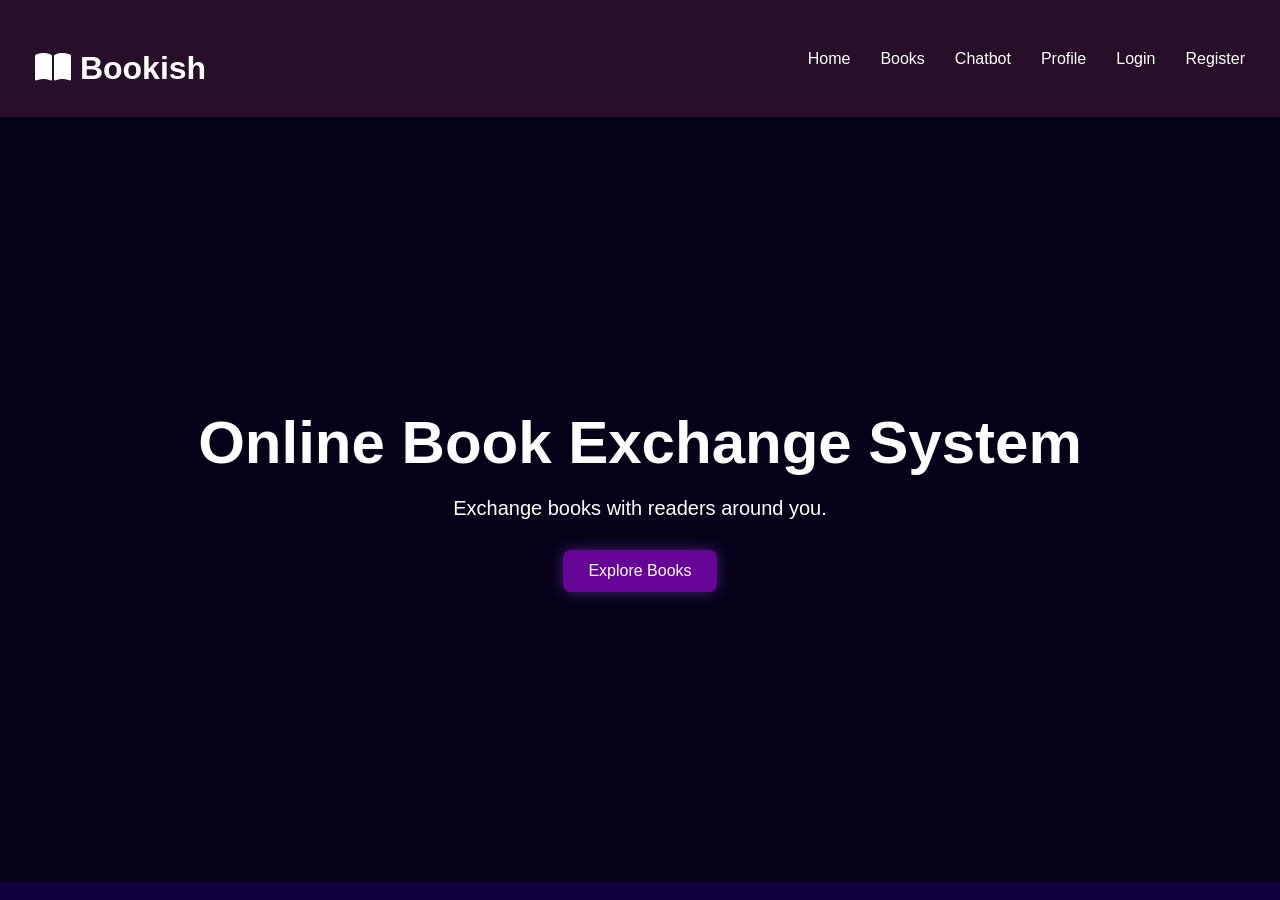
<file: index.html>
<!DOCTYPE html>
<html>
<head>
    <title>Bookish</title>
    <link rel="stylesheet" href="style.css">
</head>

<body>

    <nav>
        <h1>
            <i class="fa-solid fa-book-open"></i>
            Bookish
        </h1>
        <ul>
            <li><a href="index.html">Home</a></li>
            <li><a href="books.html">Books</a></li>
            <li><a href="chatbot.html">Chatbot</a></li>
            <li><a href="profile.html">Profile</a></li>
            <li><a href="login.html">Login</a></li>
            <li><a href="register.html">Register</a></li>
            <link rel="stylesheet" href="https://cdnjs.cloudflare.com/ajax/libs/font-awesome/6.5.1/css/all.min.css">

        </ul>
    </nav>
    <section class="hero">

        <h2>Online Book Exchange System</h2>
        <p>
            Exchange books with readers around you.
        </p>
        <a href="books.html">
            <button>Explore Books</button>
        </a>

    </section>
</body>
</html>
</file>
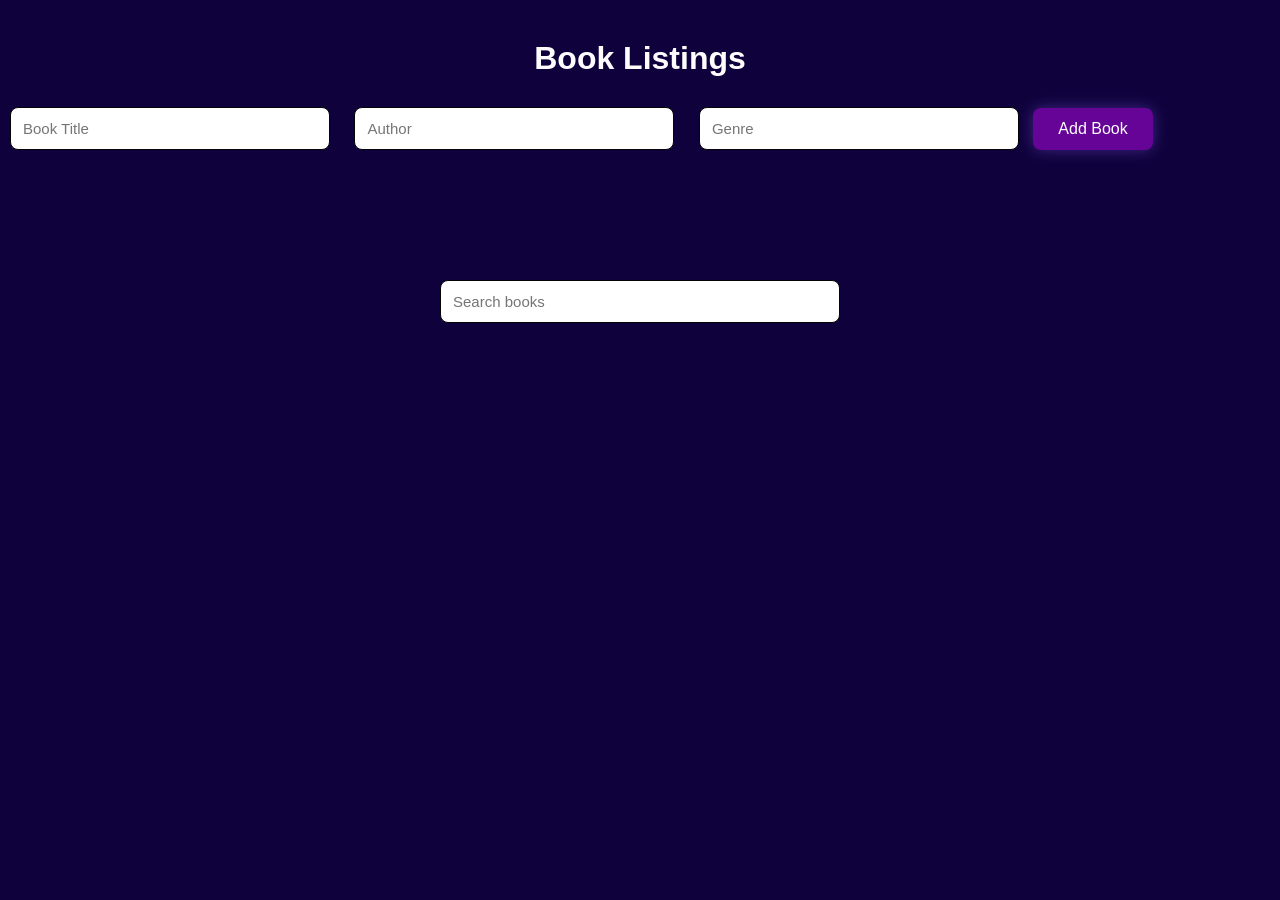
<file: books.html>
<!DOCTYPE html>
<html>
<head>
    <title>Books</title>
    <link rel="stylesheet" href="style.css">
</head>

<body>

<h1>Book Listings</h1>

<input type="text" id="bookTitle" placeholder="Book Title">

<input type="text" id="author" placeholder="Author">

<input type="text" id="genre" placeholder="Genre">

<button onclick="addBook()">
    Add Book
</button>

<div id="bookList"></div>

<script src="script.js"></script>

</body>
</html>
<input type="text"
id="searchBox"
placeholder="Search books"
onkeyup="searchBook()">
</file>
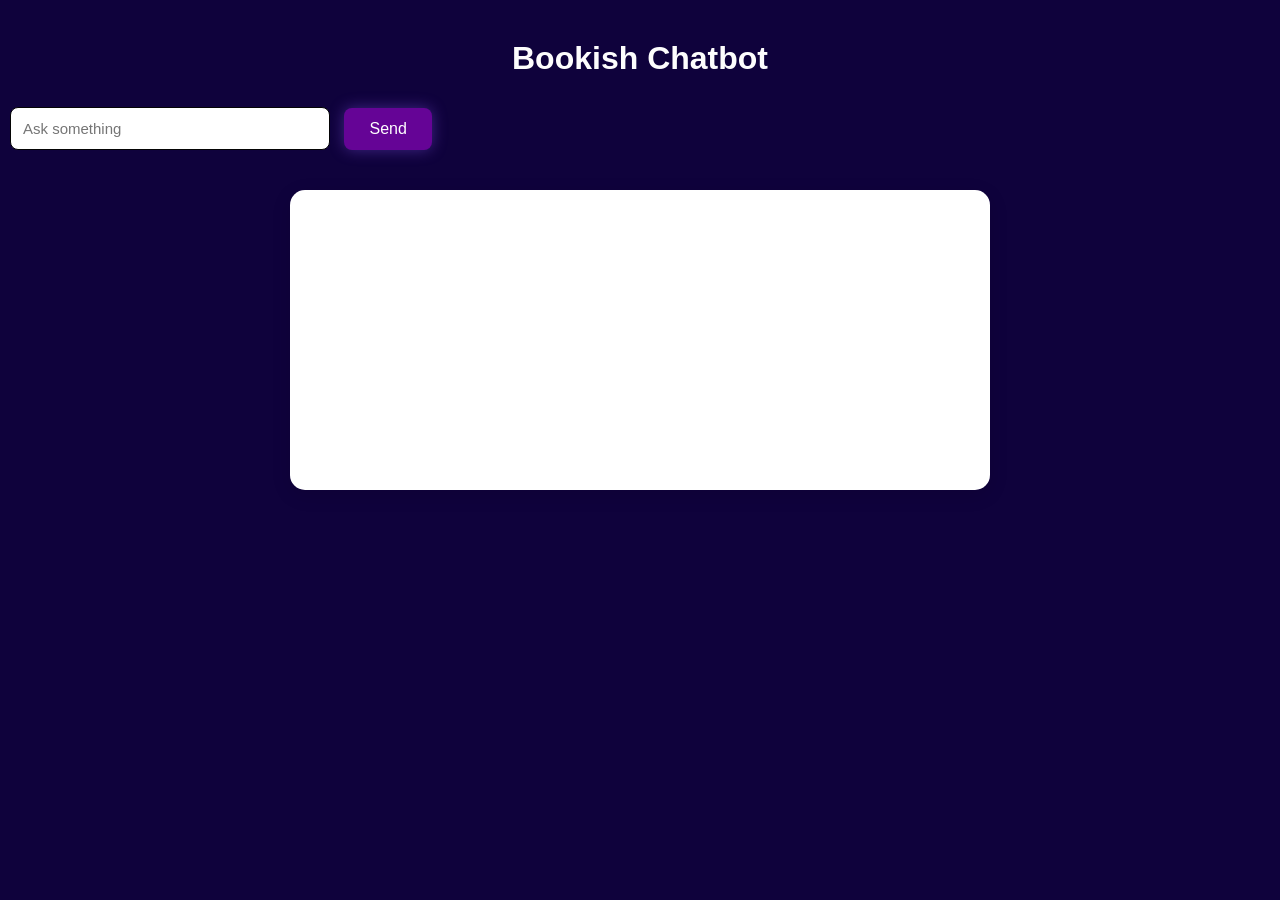
<file: chatbot.html>
<!DOCTYPE html>
<html>
<head>
    <title>Chatbot</title>
    <link rel="stylesheet" href="style.css">
</head>

<body>

<h1>Bookish Chatbot</h1>

<input type="text" id="userInput"
placeholder="Ask something">

<button onclick="talk()">
    Send
</button>

<div id="chatArea"></div>

<script src="script.js"></script>

</body>
</html>
</file>
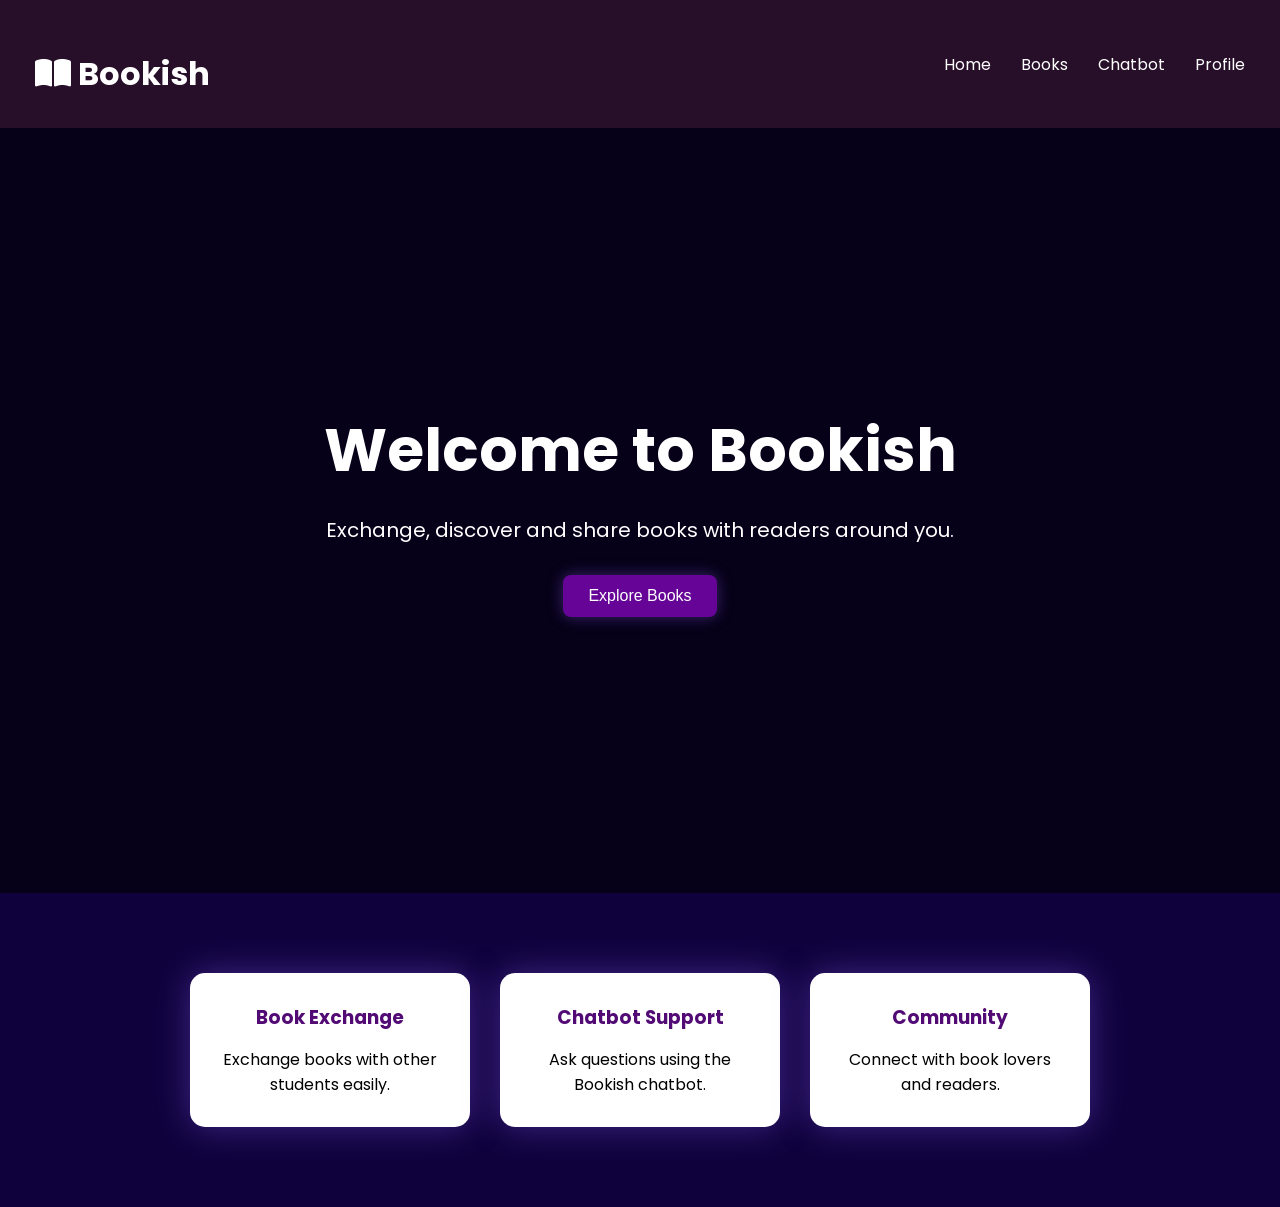
<file: home.html>
<!DOCTYPE html>
<html>

<head>

    <title>Home - Bookish</title>

    <link rel="stylesheet" href="style.css">

    <!-- GOOGLE FONT -->

    <link rel="preconnect"
    href="https://fonts.googleapis.com">

    <link rel="preconnect"
    href="https://fonts.gstatic.com"
    crossorigin>

    <link href="https://fonts.googleapis.com/css2?family=Poppins:wght@300;400;500;600&display=swap"
    rel="stylesheet">

    <link rel="stylesheet" href="https://cdnjs.cloudflare.com/ajax/libs/font-awesome/6.5.1/css/all.min.css">
</head>

<body>

    <!-- NAVBAR -->

    <nav>

        <h1>
            <i class="fa-solid fa-book-open"></i>
            Bookish
        </h1>

        <ul>

            <li>
                <a href="home.html">Home</a>
            </li>

            <li>
                <a href="books.html">Books</a>
            </li>

            <li>
                <a href="chatbot.html">Chatbot</a>
            </li>

            <li>
                <a href="profile.html">Profile</a>
            </li>

        </ul>

    </nav>

    <!-- HERO SECTION -->

    <section class="hero">

        <h2>
            Welcome to Bookish
        </h2>

        <p>
            Exchange, discover and share books with readers around you.
        </p>

        <a href="books.html">

            <button>
                Explore Books
            </button>

        </a>

    </section>

    <!-- FEATURES -->

    <section class="features">

        <div class="feature-card">

            <h3>Book Exchange</h3>

            <p>
                Exchange books with other students easily.
            </p>

        </div>

        <div class="feature-card">

            <h3>Chatbot Support</h3>

            <p>
                Ask questions using the Bookish chatbot.
            </p>

        </div>

        <div class="feature-card">

            <h3>Community</h3>

            <p>
                Connect with book lovers and readers.
            </p>

        </div>

    </section>

</body>

</html>
</file>
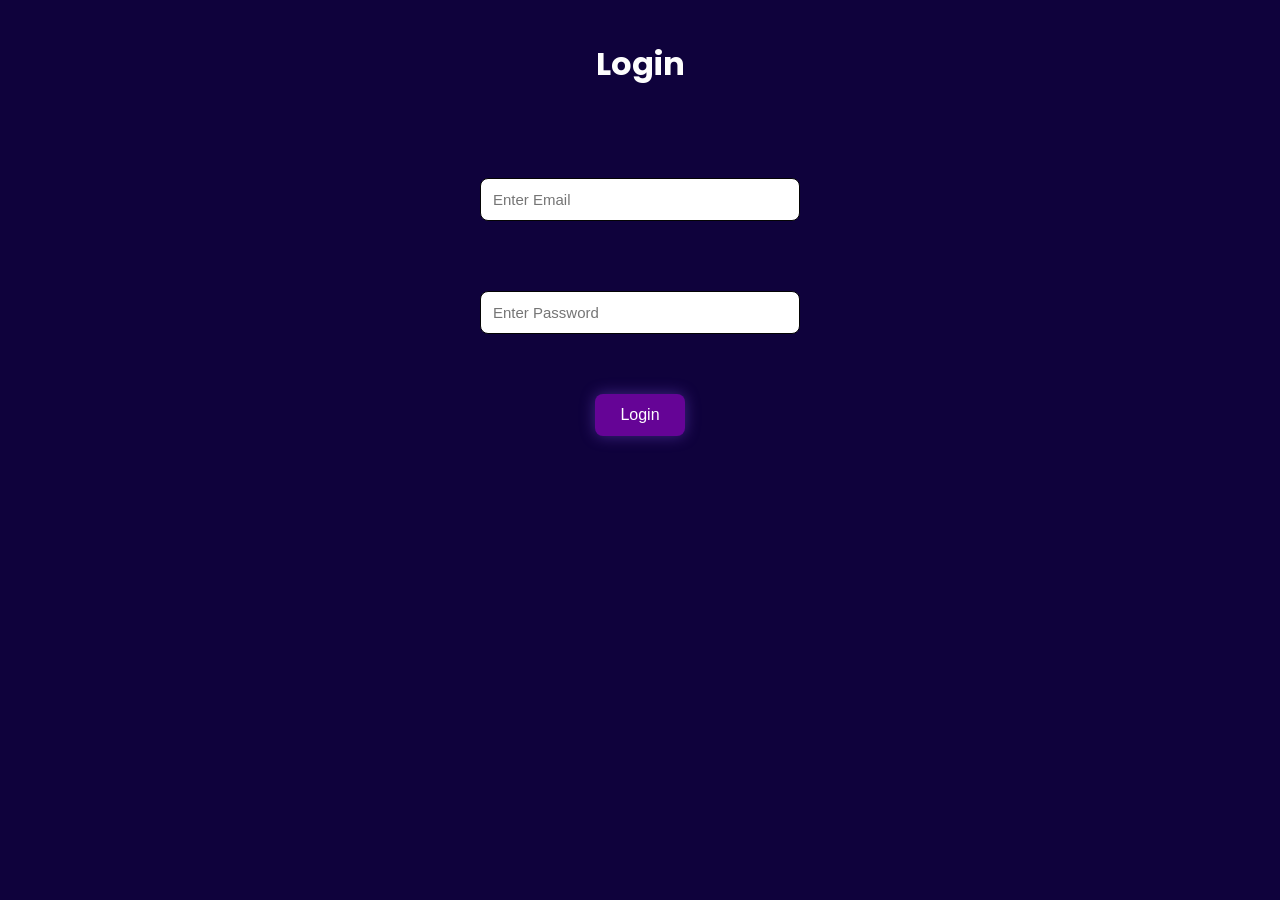
<file: login.html>
<!DOCTYPE html>
<html>

<head>

    <title>Login</title>

    <link rel="stylesheet" href="style.css">

    <link rel="preconnect"
    href="https://fonts.googleapis.com">

    <link rel="preconnect"
    href="https://fonts.gstatic.com"
    crossorigin>

    <link href="https://fonts.googleapis.com/css2?family=Poppins:wght@300;400;500;600&display=swap"
    rel="stylesheet">

</head>

<body>

    <h1>Login</h1>

    <div class="form-container">

        <input type="email"
        id="loginEmail"
        placeholder="Enter Email">

        <br><br>

        <input type="password"
        id="loginPassword"
        placeholder="Enter Password">

        <br><br>

        <button onclick="loginUser()">
            Login
        </button>

    </div>

    <script src="script.js"></script>

</body>

</html>
</file>
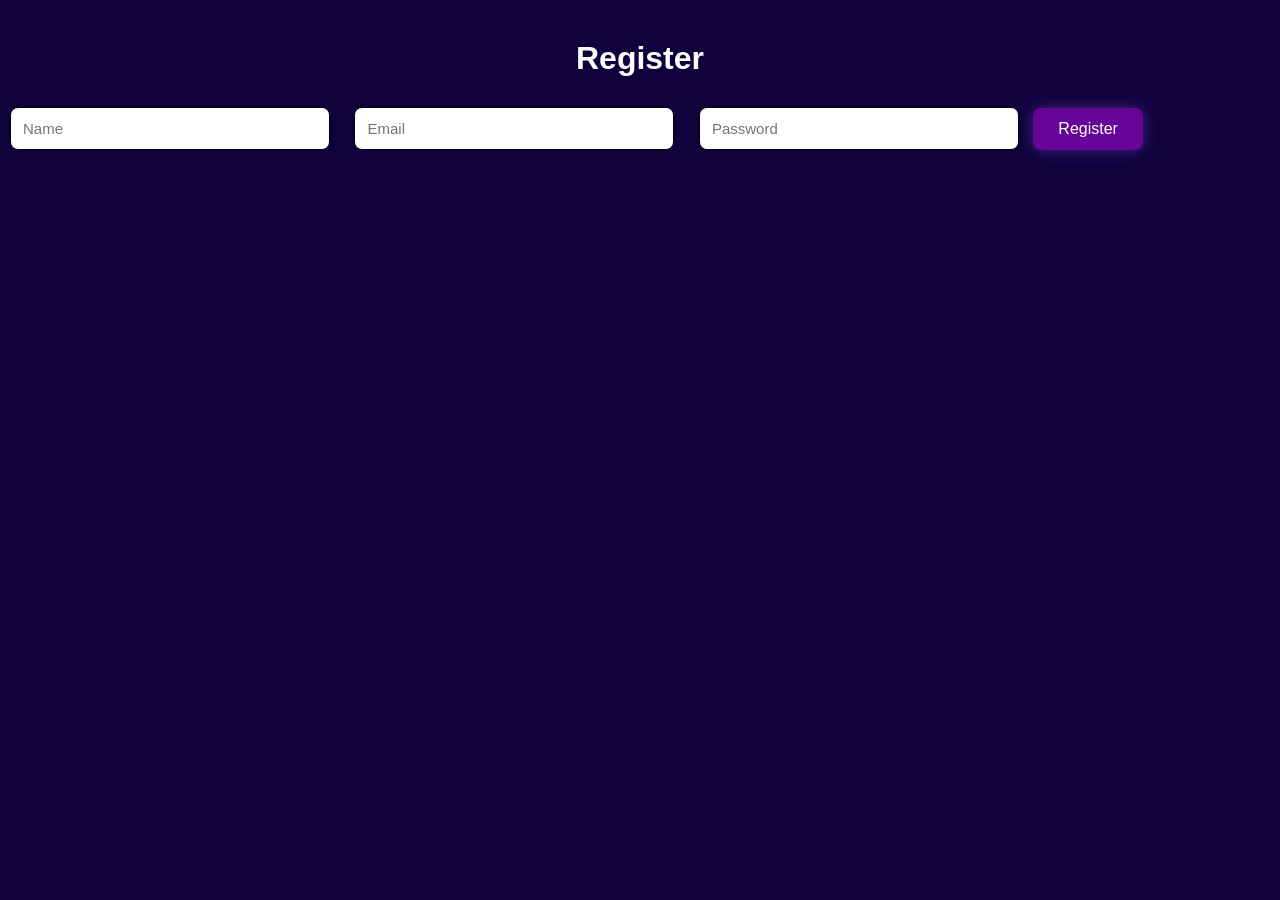
<file: register.html>
<!DOCTYPE html>
<html>
<head>
    <title>Register</title>
    <link rel="stylesheet" href="style.css">
</head>

<body>

<h1>Register</h1>

<input type="text" id="name" placeholder="Name">

<input type="email" id="email" placeholder="Email">

<input type="password" id="password" placeholder="Password">

<button onclick="registerUser()">
    Register
</button>

<script src="script.js"></script>

</body>
</html>
</file>
<file: style.css>
*{
    margin:0;
    padding:0;
    box-sizing:border-box;
    transition:0.3s;
}

body{
    font-family:'Poppins', sans-serif;
    background:#0f023c;
    color:#fdfdfd;
}

/* ================= NAVBAR ================= */

nav{

    display:flex;
    justify-content:space-between;
    align-items:center;
    padding:10px 35px;
    background:#270f2a;
    color:white;
    position:sticky;
    top:0;
    z-index:1000;
}

nav h1{

    font-size:32px;

    color:#ffffff;
}

nav ul{

    display:flex;

    gap:30px;

    list-style:none;
}

nav a{

    color:white;

    text-decoration:none;

    font-size:16px;
}

nav a:hover{

    color:#4f0571;
}

/* ================= HERO SECTION ================= */

.hero{

    height:85vh;

    display:flex;

    flex-direction:column;

    justify-content:center;

    align-items:center;

    text-align:center;

    background:
    linear-gradient(
        rgba(0,0,0,0.6),
        rgba(0,0,0,0.6)
    ),

    url(https://images.unsplash.com/photo-1507842217343-583bb7270b66);
    background-size:cover;

    background-position:center;

    color:white;

    padding:20px;
}

.hero h2{

    font-size:60px;

    margin-bottom:20px;
}

.hero p{

    font-size:20px;

    margin-bottom:30px;

    width:70%;
}

/* ================= BUTTONS ================= */

button{

    padding:12px 25px;

    background:#650496;

    color:white;

    border:none;

    border-radius:8px;

    font-size:16px;

    cursor:pointer;

    box-shadow:0 0 15px rgba(139,92,246,0.4);
}

button:hover{

    background:#4a0262;

    transform:scale(1.05);

    box-shadow:0 0 15px rgba(139,92,246,0.4);
}

/* ================= FORMS ================= */

.form-container{

    display:flex;

    flex-direction:column;

    align-items:center;

    margin-top:80px;
}

input{

    width:320px;

    padding:12px;

    margin:10px;

    border-radius:8px;

    border:1px solid #040404;

    font-size:15px;
}

input:focus{

    outline:none;

    border:1px solid #60386f;

    box-shadow:0 0 10px rgba(59,130,246,0.3);
}

/* ================= BOOK SECTION ================= */

#bookList{

    display:flex;

    flex-wrap:wrap;

    justify-content:center;

    gap:25px;

    margin-top:40px;

    padding:30px;
}

.card{

    background:rgb(0, 0, 0);

    width:280px;

    padding:20px;

    border-radius:15px;

    box-shadow:0 5px 20px rgba(0,0,0,0.1);

    text-align:center;
}

.card:hover{

    transform:translateY(-10px);
}

.card h3{

    margin-bottom:10px;

    color:#ffffff;
}

.card p{

    margin-bottom:10px;

    color:#8c8b8b;
}

/* ================= FEATURES ================= */

.features{

    display:flex;

    justify-content:center;

    flex-wrap:wrap;

    gap:30px;

    margin:80px 20px;
}

.feature-card{

    background:rgb(255, 255, 255);

    color:black;

    width:280px;

    padding:30px;

    border-radius:15px;

    text-align:center;

    box-shadow:0 0 35px rgba(139,92,246,0.4);

}

.feature-card:hover{

    transform:translateY(-10px);
}

.feature-card h3{

    margin-bottom:15px;

    color:#520b75;
}

/* ================= CHATBOT ================= */

#chatArea{

    width:80%;

    max-width:700px;

    margin:30px auto;

    background:rgb(255, 255, 255);
 
    color:black;

    padding:20px;

    border-radius:15px;

    box-shadow:0 5px 20px rgba(0,0,0,0.1);

    min-height:300px;
}

/* ================= HEADINGS ================= */

h1{

    text-align:center;

    margin-top:40px;

    margin-bottom:20px;
}

/* ================= SEARCH BAR ================= */

#searchBox{

    display:block;

    margin:20px auto;

    width:400px;
}

/* ================= FOOTER ================= */

footer{

    background:#0f172a;

    color:white;

    text-align:center;

    padding:20px;

    margin-top:80px;
}

/* ================= RESPONSIVE ================= */

@media(max-width:768px){

    nav{

        flex-direction:column;

        gap:20px;
    }

    nav ul{

        flex-direction:column;

        text-align:center;
    }

    .hero h2{

        font-size:40px;
    }

    .hero p{

        width:90%;
    }

    #searchBox{

        width:90%;
    }

    input{

        width:90%;
    }
}
</file>
